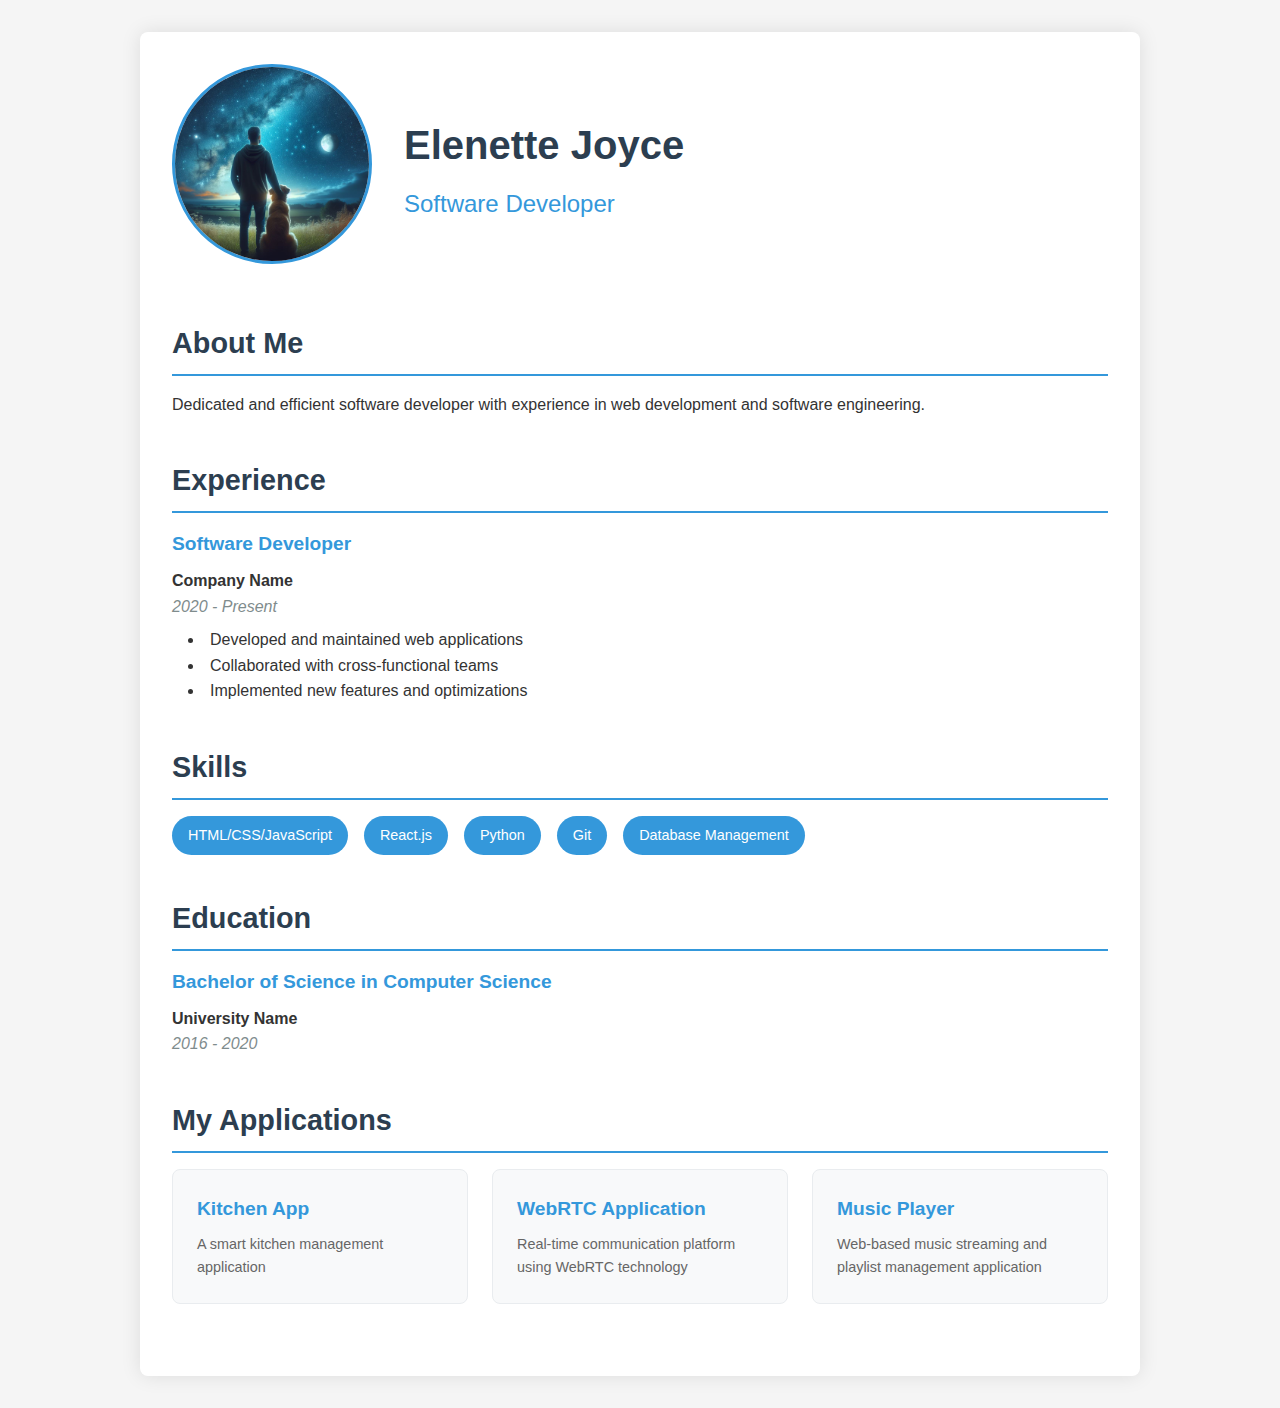
<file: index.html>
<!DOCTYPE html>
<html lang="en">
<head>
    <meta charset="UTF-8">
    <meta name="viewport" content="width=device-width, initial-scale=1.0">
    <title>Professional CV</title>
    <link rel="stylesheet" href="styles.css">
</head>
<body>
    <div class="container">
        <header>
            <div class="profile-image">
                <img src="images/dog.jpg" alt="Profile Picture">
            </div>
            <div class="header-text">
                <h1>Elenette Joyce</h1>
                <h2>Software Developer</h2>
            </div>
        </header>

        <main>
            <section class="about">
                <h3>About Me</h3>
                <p>Dedicated and efficient software developer with experience in web development and software engineering.</p>
            </section>

            <section class="experience">
                <h3>Experience</h3>
                <div class="exp-item">
                    <h4>Software Developer</h4>
                    <p class="company">Company Name</p>
                    <p class="period">2020 - Present</p>
                    <ul>
                        <li>Developed and maintained web applications</li>
                        <li>Collaborated with cross-functional teams</li>
                        <li>Implemented new features and optimizations</li>
                    </ul>
                </div>
            </section>

            <section class="skills">
                <h3>Skills</h3>
                <ul class="skills-list">
                    <li>HTML/CSS/JavaScript</li>
                    <li>React.js</li>
                    <li>Python</li>
                    <li>Git</li>
                    <li>Database Management</li>
                </ul>
            </section>

            <section class="education">
                <h3>Education</h3>
                <div class="edu-item">
                    <h4>Bachelor of Science in Computer Science</h4>
                    <p class="school">University Name</p>
                    <p class="period">2016 - 2020</p>
                </div>
            </section>

            <section class="apps">
                <h3>My Applications</h3>
                <div class="apps-grid">
                    <a href="apps/kitchenapp" class="app-card">
                        <h4>Kitchen App</h4>
                        <p>A smart kitchen management application</p>
                    </a>
                    <a href="apps/webrtc" class="app-card">
                        <h4>WebRTC Application</h4>
                        <p>Real-time communication platform using WebRTC technology</p>
                    </a>
                    <a href="apps/music" class="app-card">
                        <h4>Music Player</h4>
                        <p>Web-based music streaming and playlist management application</p>
                    </a>
                </div>
            </section>
        </main>
    </div>
</body>
</html>
</file>
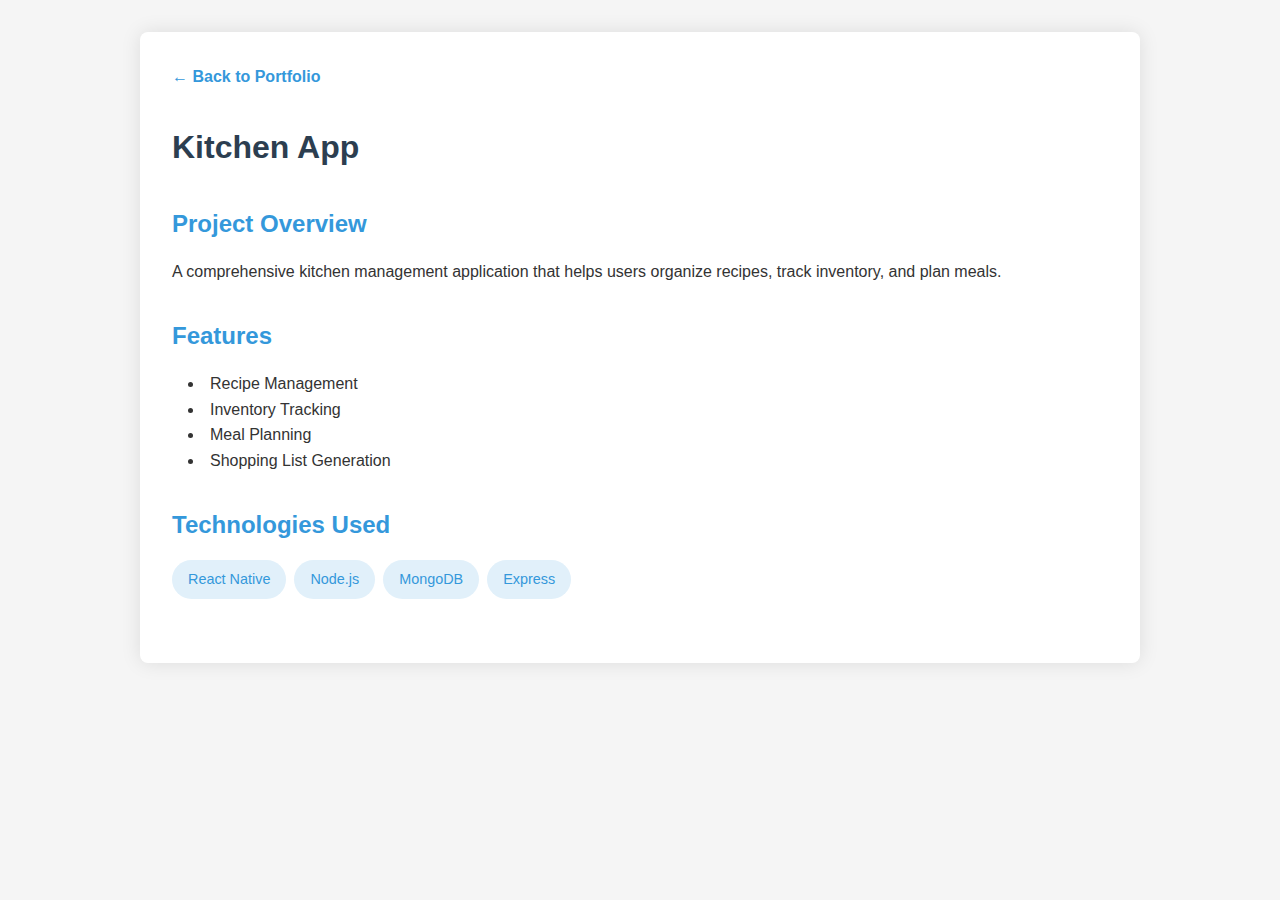
<file: apps/kitchenapp/index.html>
<!DOCTYPE html>
<html lang="en">
<head>
    <meta charset="UTF-8">
    <meta name="viewport" content="width=device-width, initial-scale=1.0">
    <title>Kitchen App - Project Details</title>
    <link rel="stylesheet" href="../../styles.css">
    <link rel="stylesheet" href="style.css">
</head>
<body>
    <div class="container">
        <nav class="back-nav">
            <a href="../../index.html">&larr; Back to Portfolio</a>
        </nav>
        
        <main class="project-details">
            <h1>Kitchen App</h1>
            <div class="project-info">
                <section>
                    <h2>Project Overview</h2>
                    <p>A comprehensive kitchen management application that helps users organize recipes, track inventory, and plan meals.</p>
                </section>
                
                <section>
                    <h2>Features</h2>
                    <ul>
                        <li>Recipe Management</li>
                        <li>Inventory Tracking</li>
                        <li>Meal Planning</li>
                        <li>Shopping List Generation</li>
                    </ul>
                </section>

                <section>
                    <h2>Technologies Used</h2>
                    <ul class="tech-stack">
                        <li>React Native</li>
                        <li>Node.js</li>
                        <li>MongoDB</li>
                        <li>Express</li>
                    </ul>
                </section>
            </div>
        </main>
    </div>
</body>
</html>
</file>
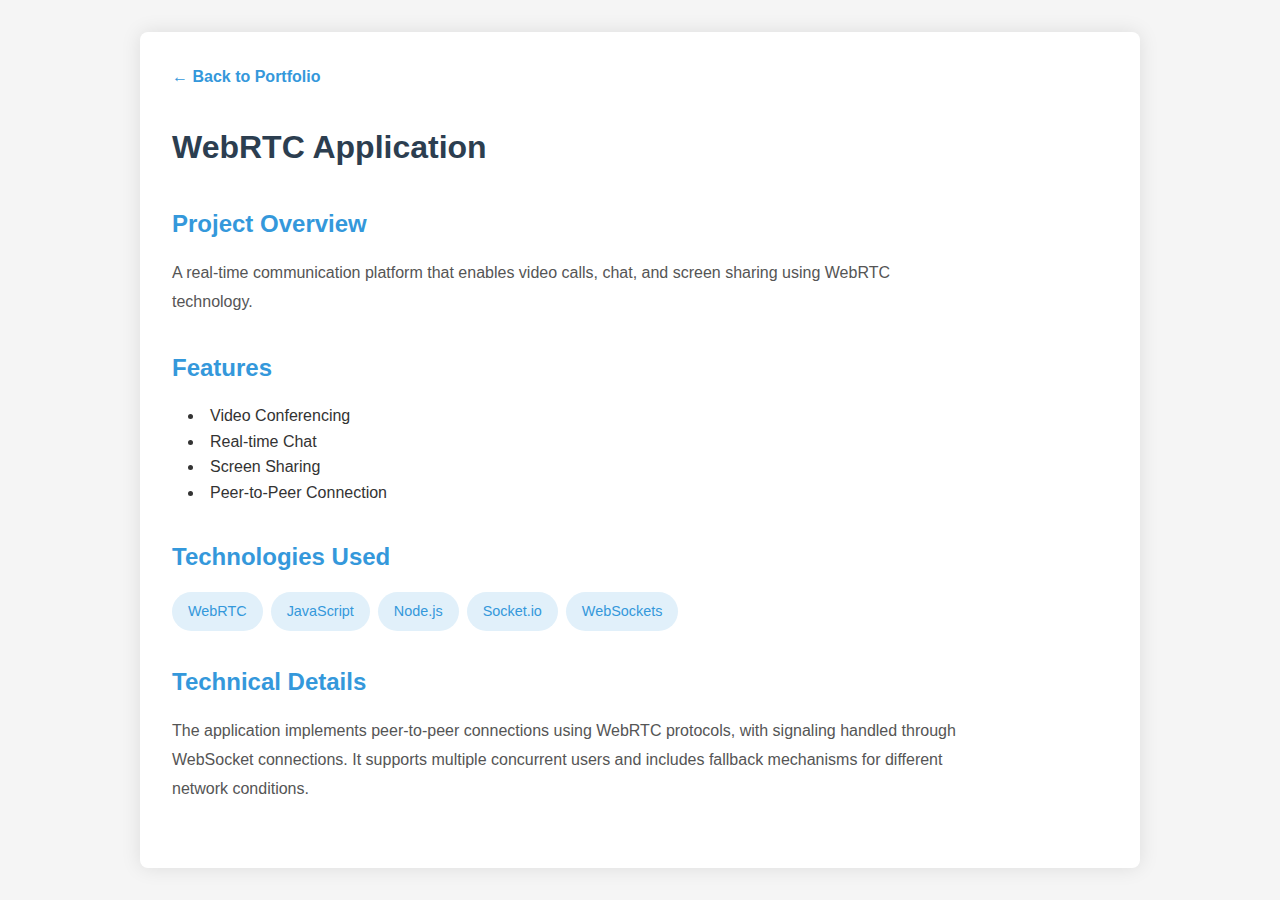
<file: apps/webrtc/index.html>
<!DOCTYPE html>
<html lang="en">
<head>
    <meta charset="UTF-8">
    <meta name="viewport" content="width=device-width, initial-scale=1.0">
    <title>WebRTC Application - Project Details</title>
    <link rel="stylesheet" href="../../styles.css">
    <link rel="stylesheet" href="style.css">
</head>
<body>
    <div class="container">
        <nav class="back-nav">
            <a href="../../index.html">&larr; Back to Portfolio</a>
        </nav>
        
        <main class="project-details">
            <h1>WebRTC Application</h1>
            <div class="project-info">
                <section>
                    <h2>Project Overview</h2>
                    <p>A real-time communication platform that enables video calls, chat, and screen sharing using WebRTC technology.</p>
                </section>
                
                <section>
                    <h2>Features</h2>
                    <ul>
                        <li>Video Conferencing</li>
                        <li>Real-time Chat</li>
                        <li>Screen Sharing</li>
                        <li>Peer-to-Peer Connection</li>
                    </ul>
                </section>

                <section>
                    <h2>Technologies Used</h2>
                    <ul class="tech-stack">
                        <li>WebRTC</li>
                        <li>JavaScript</li>
                        <li>Node.js</li>
                        <li>Socket.io</li>
                        <li>WebSockets</li>
                    </ul>
                </section>

                <section>
                    <h2>Technical Details</h2>
                    <p>The application implements peer-to-peer connections using WebRTC protocols, with signaling handled through WebSocket connections. It supports multiple concurrent users and includes fallback mechanisms for different network conditions.</p>
                </section>
            </div>
        </main>
    </div>
</body>
</html>
</file>
<file: styles.css>
* {
    margin: 0;
    padding: 0;
    box-sizing: border-box;
}

body {
    font-family: 'Arial', sans-serif;
    line-height: 1.6;
    background-color: #f5f5f5;
    color: #333;
}

.container {
    max-width: 1000px;
    margin: 2rem auto;
    padding: 2rem;
    background-color: white;
    box-shadow: 0 0 20px rgba(0, 0, 0, 0.1);
    border-radius: 8px;
}

header {
    display: flex;
    align-items: center;
    margin-bottom: 3rem;
}

.profile-image {
    margin-right: 2rem;
}

.profile-image img {
    width: 200px;
    height: 200px;
    border-radius: 50%;
    object-fit: cover;
    border: 3px solid #3498db;
}

.header-text h1 {
    font-size: 2.5rem;
    color: #2c3e50;
    margin-bottom: 0.5rem;
}

.header-text h2 {
    font-size: 1.5rem;
    color: #3498db;
    font-weight: normal;
}

section {
    margin-bottom: 2.5rem;
}

h3 {
    color: #2c3e50;
    font-size: 1.8rem;
    border-bottom: 2px solid #3498db;
    padding-bottom: 0.5rem;
    margin-bottom: 1rem;
}

.exp-item, .edu-item {
    margin-bottom: 1.5rem;
}

h4 {
    color: #3498db;
    font-size: 1.2rem;
    margin-bottom: 0.5rem;
}

.company, .school {
    font-weight: bold;
}

.period {
    color: #7f8c8d;
    font-style: italic;
    margin-bottom: 0.5rem;
}

ul {
    list-style-position: inside;
    margin-left: 1rem;
}

.skills-list {
    display: flex;
    flex-wrap: wrap;
    gap: 1rem;
    list-style: none;
    margin-left: 0;
}

.skills-list li {
    background-color: #3498db;
    color: white;
    padding: 0.5rem 1rem;
    border-radius: 20px;
    font-size: 0.9rem;
}

.apps-grid {
    display: grid;
    grid-template-columns: repeat(auto-fit, minmax(250px, 1fr));
    gap: 1.5rem;
    margin-top: 1rem;
}

.app-card {
    background-color: #f8f9fa;
    padding: 1.5rem;
    border-radius: 8px;
    text-decoration: none;
    color: inherit;
    border: 1px solid #e9ecef;
    transition: transform 0.2s, box-shadow 0.2s;
}

.app-card:hover {
    transform: translateY(-5px);
    box-shadow: 0 5px 15px rgba(0, 0, 0, 0.1);
}

.app-card h4 {
    margin-bottom: 0.5rem;
}

.app-card p {
    color: #666;
    font-size: 0.9rem;
}

@media (max-width: 768px) {
    header {
        flex-direction: column;
        text-align: center;
    }

    .profile-image {
        margin: 0 0 1rem 0;
    }

    .container {
        margin: 1rem;
        padding: 1rem;
    }
}
</file>
<file: apps/kitchenapp/style.css>
.back-nav {
    margin-bottom: 2rem;
}

.back-nav a {
    color: #3498db;
    text-decoration: none;
    font-weight: bold;
}

.project-details h1 {
    color: #2c3e50;
    margin-bottom: 2rem;
}

.project-info section {
    margin-bottom: 2rem;
}

.project-info h2 {
    color: #3498db;
    margin-bottom: 1rem;
    font-size: 1.5rem;
}

.tech-stack {
    display: flex;
    flex-wrap: wrap;
    gap: 0.5rem;
    list-style: none;
    margin: 0;
    padding: 0;
}

.tech-stack li {
    background-color: #e1f0fa;
    color: #3498db;
    padding: 0.5rem 1rem;
    border-radius: 20px;
    font-size: 0.9rem;
}
</file>
<file: apps/webrtc/style.css>
.back-nav {
    margin-bottom: 2rem;
}

.back-nav a {
    color: #3498db;
    text-decoration: none;
    font-weight: bold;
}

.project-details h1 {
    color: #2c3e50;
    margin-bottom: 2rem;
}

.project-info section {
    margin-bottom: 2rem;
}

.project-info h2 {
    color: #3498db;
    margin-bottom: 1rem;
    font-size: 1.5rem;
}

.tech-stack {
    display: flex;
    flex-wrap: wrap;
    gap: 0.5rem;
    list-style: none;
    margin: 0;
    padding: 0;
}

.tech-stack li {
    background-color: #e1f0fa;
    color: #3498db;
    padding: 0.5rem 1rem;
    border-radius: 20px;
    font-size: 0.9rem;
}

.project-info p {
    line-height: 1.8;
    color: #555;
    max-width: 800px;
}
</file>
